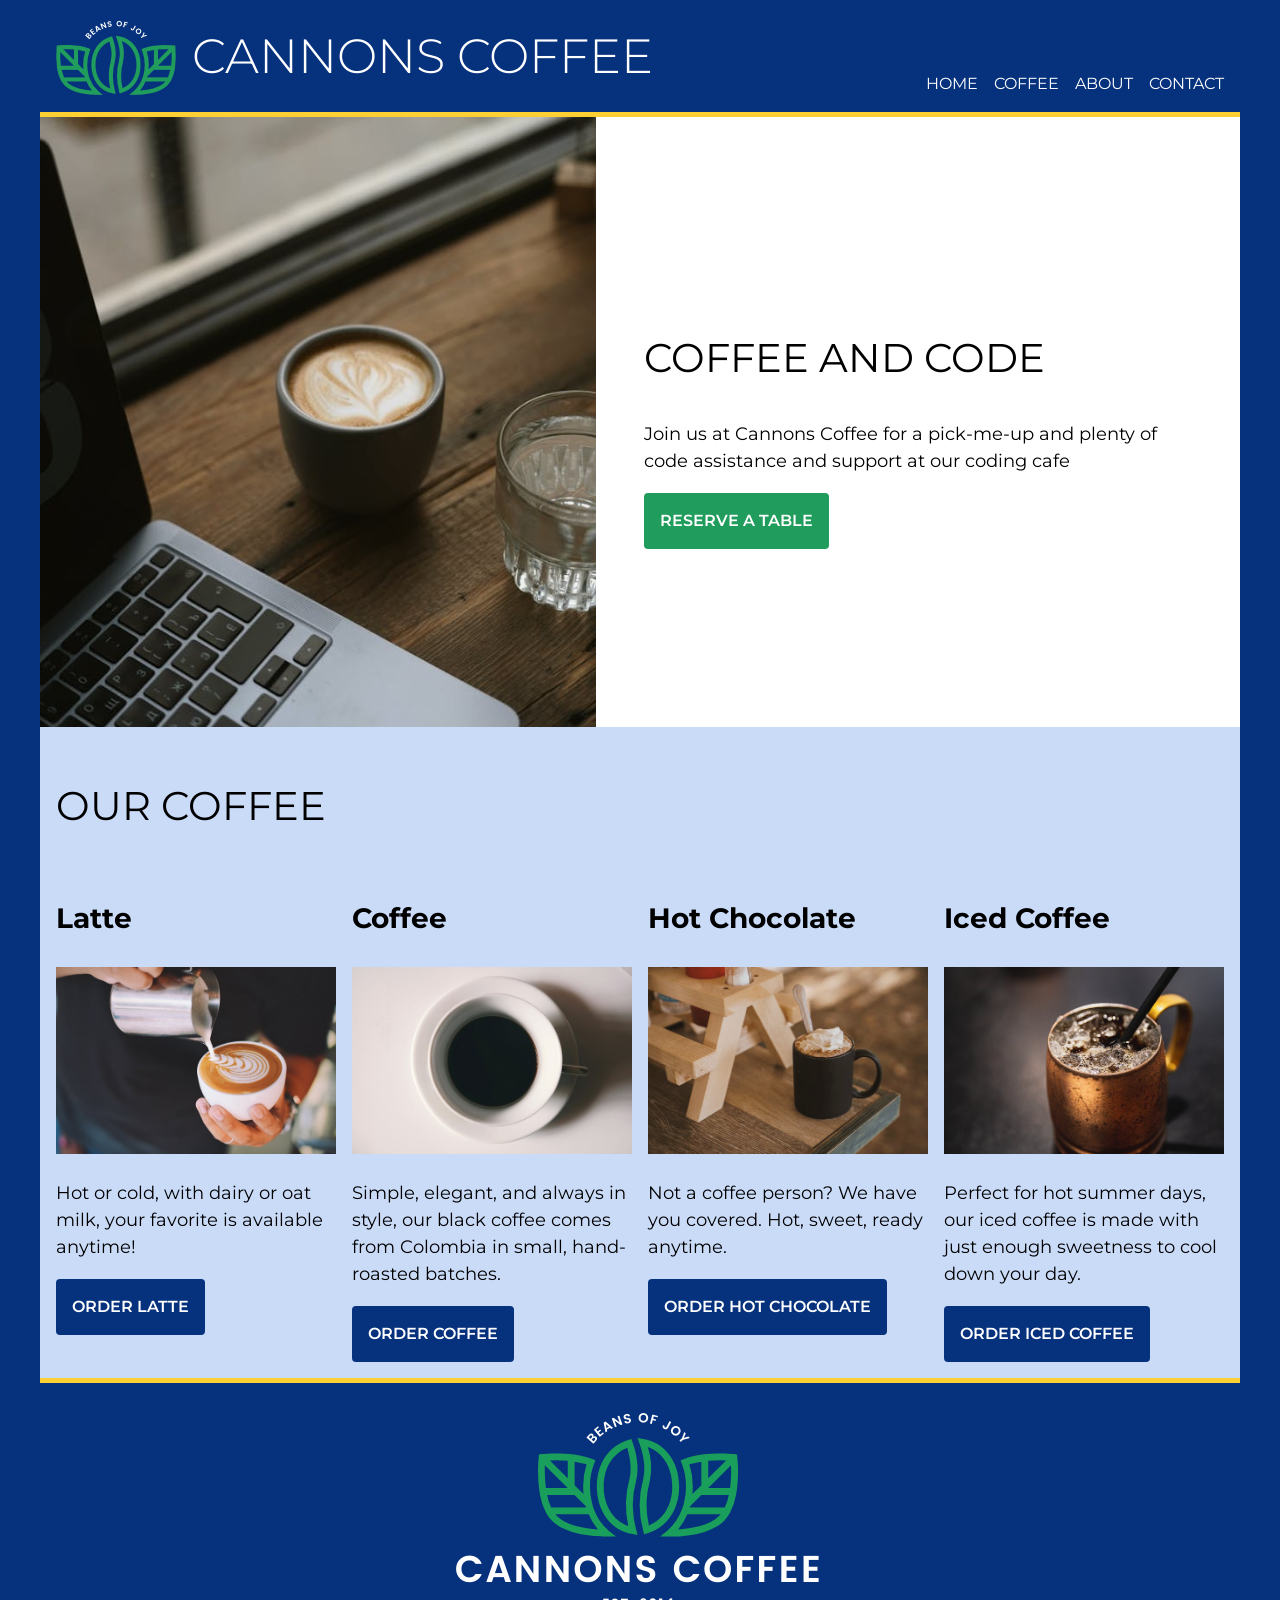
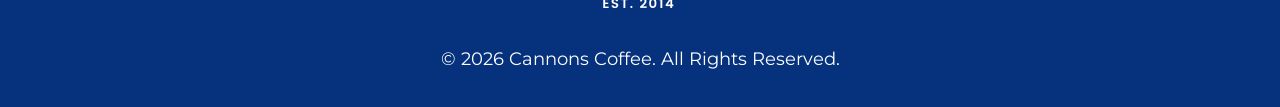
<file: index.html>
<!doctype html>
<html lang="en">
  <head>
    <meta charset="UTF-8" />
    <meta name="viewport" content="width=device-width, initial-scale=1.0" />
    <title>Home | Cannons Coffee</title>
    <link rel="stylesheet" href="css/styles.css" />
  </head>
  <body>
     <div class="container">
      <header>
          <div class="brand">
            <a href="index.html"
              ><img
                src="images/logo-nav.png"
                alt="Cannons Coffee Logo, Beans of Joy"
            /></a>
            <h1>CANNONS COFFEE</h1>
          </div>
          <nav>
            <a href="index.html">Home</a>
            <a href="latte.html">Coffee</a>
            <a href="https://earthsaylove.org/">About</a>
            <a href="mailto:sufiyah@earthsaylove.org">Contact</a>
          </nav>
      </header>

      <main>
        <div class="hero">
          <img
            src="images/coffee-computer.jpg"
            alt="Laptop with a cup of coffee and a glass of water."
          />
          <div class="hero-text">
            <h2>Coffee and Code</h2>
            <p>
              Join us at Cannons Coffee for a pick-me-up and plenty of code
              assistance and support at our coding cafe
            </p>
            <a
              class="button button-primary"
              href="https://www.earthsaylove.org/merch"
              target="_blank"
              >Reserve A Table</a>
          </div>
        </div>
        <div class="coffee">
          <h2>Our Coffee</h2>
          <div class="cards">
          <div class="card">
            <h3>Latte</h3>
             <img
            src="images/latte.jpg" alt="Latte in a cup."/>
            <p>Hot or cold, with dairy or oat milk, your favorite is available anytime!</p>
               <a
              class="button button-secondary"
              href="https://www.earthsaylove.org/about"
              target="_blank"
              >Order Latte</a>
          </div>
          <div class="card">
            <h3>Coffee</h3>
            <img src="images/coffee.jpg" alt="Coffee in a cup."/>
            <p>Simple, elegant, and always in style, our black coffee comes from Colombia in small, hand-roasted batches.</p>
            <a class="button button-secondary" href="https://www.earthsaylove.org/music" target="_blank">Order Coffee</a>
          </div>
          <div class="card">
            <h3>Hot Chocolate</h3>
            <img src="images/hotchoc.jpg" alt="Hot Chocolate in a cup with whipped cream."/>
            <p>Not a coffee person? We have you covered. Hot, sweet, ready anytime.</p>
            <a class="button button-secondary" href="https://www.earthsaylove.org/media" target="_blank">Order Hot Chocolate</a>
          </div>
          <div class="card">
            <h3>Iced Coffee</h3>
            <img src="images/iced.jpg" alt="Iced coffee in a mug with a straw."/>
            <p>Perfect for hot summer days, our iced coffee is made with just enough sweetness to cool down your day.</p>
            <a class="button button-secondary" href="https://www.earthsaylove.org/memos" target="_blank">Order Iced Coffee</a>
          </div>
          </div>
        </div>
      </main>

      <footer>
        <img src="images/logo-footer.png" alt="Cannons Coffee, Beans of Joy! Est. 2014"/>
        <p> © 2026 Cannons Coffee. All Rights Reserved.</p>
      </footer>
    </div>
  </body>
</html>
</file>
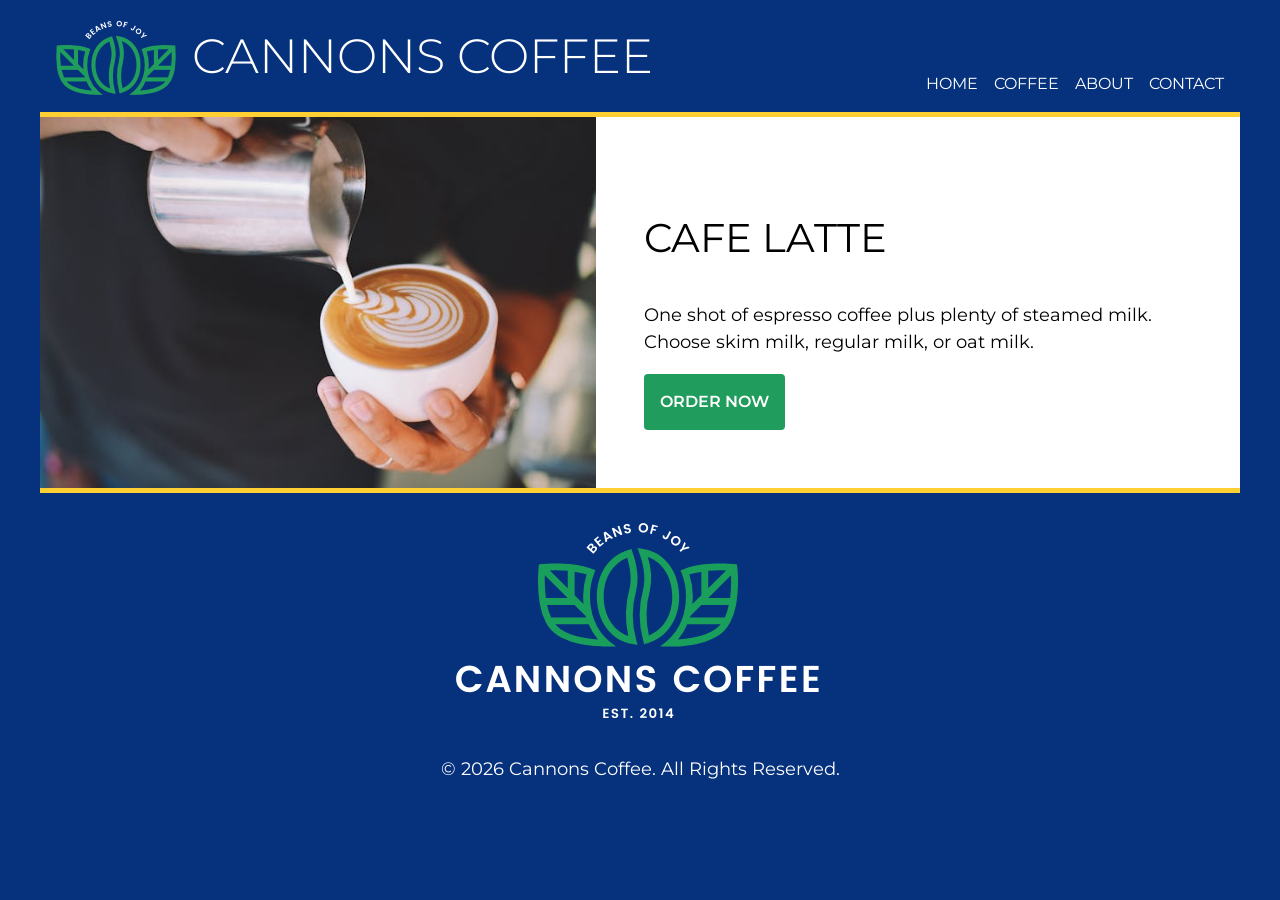
<file: latte.html>
<!doctype html>
<html lang="en">
  <head>
    <meta charset="UTF-8" />
    <meta name="viewport" content="width=device-width, initial-scale=1.0" />
    <title>Home | Cannons Coffee</title>
    <link rel="stylesheet" href="css/styles.css" />
  </head>
  <body>
     <div class="container">
      <header>
          <div class="brand">
            <a href="index.html"
              ><img
                src="images/logo-nav.png"
                alt="Cannons Coffee Logo, Beans of Joy"
            /></a>
            <h1>CANNONS COFFEE</h1>
          </div>
          <nav>
            <a href="index.html">Home</a>
            <a href="latte.html">Coffee</a>
            <a href="https://earthsaylove.org/">About</a>
            <a href="mailto:sufiyah@earthsaylove.org">Contact</a>
          </nav>
      </header>
      <main>
         <div class="hero">
          <img
            src="images/latte.jpg"
            alt="Coffee in a cup."
          />
          <div class="hero-text">
            <h2>Cafe Latte</h2>
            <p>
              One shot of espresso coffee plus plenty of steamed milk. Choose skim milk, regular milk, or oat milk.
            </p>
            <a
              class="button button-primary"
              href="https://www.buymeacoffee.com/earthsaylove"
              target="_blank"
              >Order Now</a>
          </div>
        </div>
      </main>
      <footer>
        <img src="images/logo-footer.png" alt="Cannons Coffee, Beans of Joy! Est. 2014"/>
        <p> © 2026 Cannons Coffee. All Rights Reserved.</p>
      </footer>
    </div>
  </body>
</html>
</file>
<file: css/styles.css>
@import url('https://fonts.googleapis.com/css2?family=Montserrat:ital,wght@0,100..900;1,100..900&display=swap');

:root {
  --color1: #000000;
  --color2: #06327d;
  --color3: #2b70e4;
  --color4: #209d5c;
  --color5: #ffd034;
  --color6: #ffffff;
  --color7: #cadbf8;
  --font1: "Montserrat", sans-serif;

}

html {
  box-sizing: border-box;
}

*,
*:before,
*:after {
  box-sizing: inherit;
}

.container {
  max-width: 1200px;
  margin: 0 auto;
  /* min-height: 100vh;
  display: flex;
  flex-direction: column; */
}

/* main {
  flex: 1;
} */

body {
  color: black;
  background-color: var(--color2);
  font-family: var(--font1);
  font-size: 1.125rem;
  line-height: 1.5;
  margin: 0;
}

header {
  color: var(--color6);
  background-color: var(--color2);
  border-bottom: 5px solid var(--color5);
  /* max-width: 1200px;
  margin: 0 auto; */
  padding: 1rem;
  display: flex;
  flex-direction: column;
  text-align: center;
  gap: 1rem;
}

header img {
  display: block;
  margin: 0 auto;
  max-width: 100%;
  height: auto;
}

header h1 {
  text-align: center;
  padding-bottom: 1rem;
}

nav {
  display: flex;
  justify-content: center;
  flex-wrap: wrap;
  gap: 1rem;
}

nav a {
  text-decoration: none;
  font-size: 1.75rem;
}

.brand {
  display: flex;
  flex-direction: column;
  align-items: center;
  text-align: center;
  color: var(--color6);
}

a {
  color: var(--color6); 
  text-transform: uppercase;
  font-size: 1rem;
}

.hero {
  background-color: var(--color6);
  padding: 1rem;
  display: flex;
  flex-direction: column;
  gap: 1.5rem;
}

.hero img {
  display: block;
  max-width: 100%;
  height: auto;
  align-items: center;
}

.hero-text {
  padding: 48px;
}

h1 {
  font-size: 3rem;
  font-weight: 300;
  text-transform: uppercase;
  margin: 0;
}

h2 {
  font-size: 2.5rem;
  font-weight: 400;
  text-transform: uppercase;
}

h3 {
  font-size: 1.75rem;
  font-weight: 700;
  text-transform: none;
}

.button {
  display: inline-block;
  padding: 1rem;
  text-decoration: none;
  font-weight: 600;
  border-radius: 4px;
  color: var(--color6);
}

.button-primary { 
  background-color: var(--color4);
}

.button-secondary {
  background-color: var(--color2);
}

.coffee {
  background-color: var(--color7);
  padding: 1rem;
}

.coffee img {
  max-width: 100%;
  height: auto;
}

.cards {
  display: grid;
  grid-template-columns: 1fr;
  gap: 1rem;
}

footer {
  border-top: 5px solid var(--color5);
  color: var(--color6);
  padding: 1rem;
  text-align: center;
}

@media (min-width: 650px) {
  header {
    align-items: center;
  }
  .brand {
    flex-direction: row;
    gap: 1rem;
  }

  header h1 {
    padding-bottom: 0;
  }
  .hero {
    flex-direction: row;
    align-items: center;
    padding-top: 0;
    padding-left: 0;
    padding-bottom: 0;
  }

 .hero img,
  .hero-text {
    flex: 1;
    min-width: 0;
  }

  .hero-text {
    padding: 1.5rem;
  }

  nav a {
    font-size: 1.25rem;
  }
  .coffee {
    padding: 1rem;
  }
  .cards {
    grid-template-columns: repeat(2, 1fr);
  }
}

@media (min-width: 1000px) {
    header {
    flex-direction: row;
    justify-content: space-between;
    align-items: flex-end;
  }

  nav a {
    font-size: 1rem;
  }
   .coffee {
   padding: 1rem;
  }
   .cards {
    grid-template-columns: repeat(4, 1fr);
  }
}

/* * {
  outline: 1px solid red;
} */
</file>
